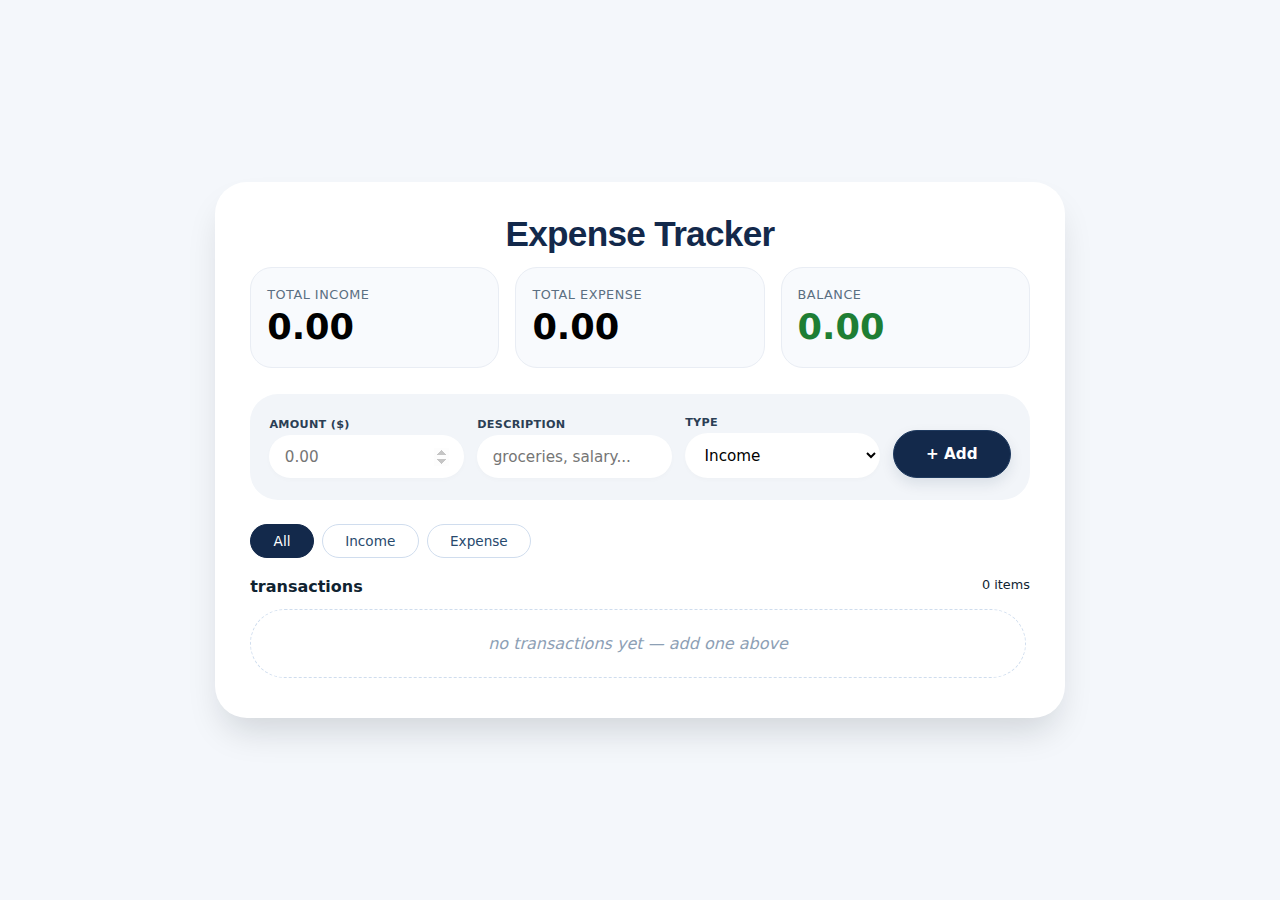
<file: Expense Tracker web/index.html>
<!DOCTYPE html>
<html lang="en">
<head>
    <meta charset="UTF-8">
    <meta name="viewport" content="width=device-width, initial-scale=1.0">
    <title>expense tracker</title>
    <link rel="stylesheet" href="style.css">
</head>
<body>
    <div class="card">
        <h1> Expense Tracker</h1>

        <div class="summary">
            <div class="stat">
                <div class="label">total income</div>
                <div class="value" id="totalIncome">0.00</div>
            </div>
            <div class="stat">
                <div class="label">total expense</div>
                <div class="value" id="totalExpense">0.00</div>
            </div>
            <div class="stat">
                <div class="label">balance</div>
                <div class="value" id="balanceValue">0.00</div>
            </div>
        </div>

        <div class="form-row">
            <div class="field">
                <label>amount ($)</label>
                <input type="number" id="amountInput" placeholder="0.00" step="0.01" min="0">
            </div>
            <div class="field">
                <label>description</label>
                <input type="text" id="descInput" placeholder="groceries, salary...">
            </div>
            <div class="field">
                <label>type</label>
                <select id="typeSelect">
                    <option value="income">Income</option>
                    <option value="expense">Expense</option>
                </select>
            </div>
            <button class="add-btn" id="addBtn">+ Add</button>
        </div>

        <div class="filter-bar">
            <button class="filter-btn active" data-filter="all">All</button>
            <button class="filter-btn" data-filter="income">Income</button>
            <button class="filter-btn" data-filter="expense">Expense</button>
        </div>

        <div class="list-title">
            <span>transactions</span>
            <span style="font-weight:400; font-size:0.8rem;" id="txCount">0 items</span>
        </div>
        <ul class="transaction-list" id="transactionList">
            <li class="empty-list">no transactions yet — add one above</li>
        </ul>
    </div>

    <script src="app.js"></script>
</body>
</html>
</file>
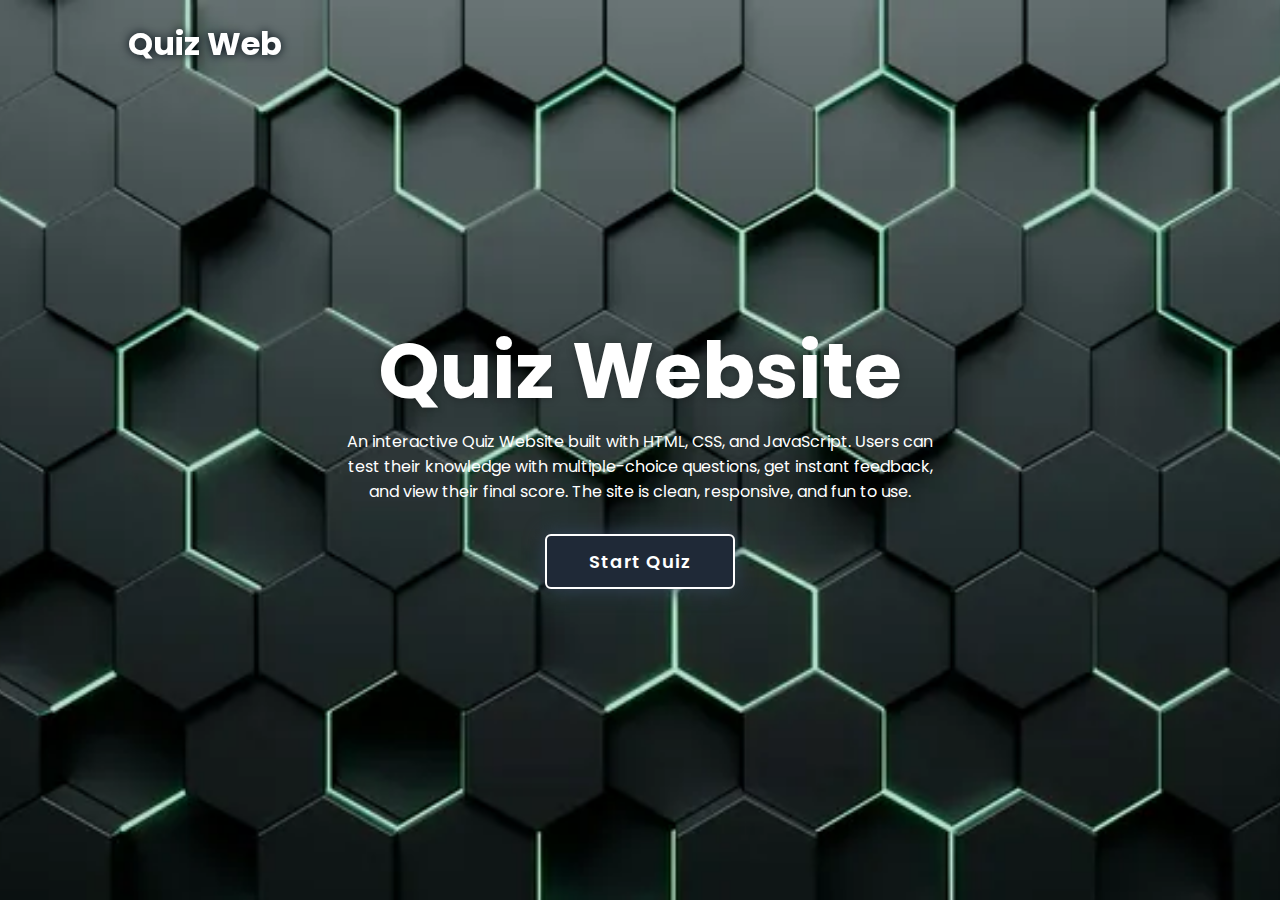
<file: Quiz Web/index.html>
<!doctype html>
<html lang="en">
    <head>
        <meta charset="UTF-8" />
        <meta name="viewport" content="width=device-width,initial-scale=1" />
        <title>Quiz Website</title>
        <link rel="stylesheet" href="style.css" />
    </head>
    <body>
        <div class="main">
            <div class="header">
                <a href="#" class="logo">Quiz Web</a>
            </div>
            <div class="container">
                <div class="quiz-section">
                    <div class="quiz-box">
                        <h1>Web Quiz</h1>
                        <div class="quiz-header">
                            <span>Quiz Website Tutorials</span>
                            <span class="header-score">Score: 0 / 5</span>
                        </div>
                        <h2 class="question-text">What does HTML stand for?</h2>
                        <div class="option-list"></div>
                        <div class="quiz-footer">
                            <span class="question-total">1 of 5 Questions</span>
                            <button class="next-btn">Next</button>
                        </div>
                    </div>
                    <div class="result-box">
                        <h2>Quiz Result</h2>
                        <div class="percentage-container">
                            <div class="circular-progress">
                                <span class="progress-value">0%</span>
                            </div>
                            <span class="score-text">Your Score 0 out of 5</span>
                        </div>
                        <div class="buttons">
                            <button class="tryagain-btn">Try Again</button>
                            <button class="goHome-btn">Go To Home</button>
                        </div>
                    </div>
                </div>
                <div class="home">
                    <div class="home-content">
                        <h1>Quiz Website</h1>
                        <p>
                            An interactive Quiz Website built with HTML, CSS, and JavaScript. Users can test their
                            knowledge with multiple-choice questions, get instant feedback, and view their final score.
                            The site is clean, responsive, and fun to use.
                        </p>
                        <button class="start-btn">Start Quiz</button>
                    </div>
                </div>
            </div>
        </div>
        <div class="popup-info">
            <h2>Quiz Guide</h2>
            <span class="info">1. Each quiz has multiple-choice questions.</span>
            <span class="info">2. Select one answer before the next question.</span>
            <span class="info">3. Once you select an answer, it can’t be changed.</span>
            <span class="info">4. Each correct answer gives you points</span>
            <span class="info">5. Your total score will be shown at the end of the quiz.</span>
            <div class="btn-group">
                <button class="info-btn exit-btn">Exit Quiz</button>
                <a href="#" class="info-btn continue-btn">Continue</a>
            </div>
        </div>
        <script src="question.js"></script>
        <script src="script.js"></script>
    </body>
</html>
</file>
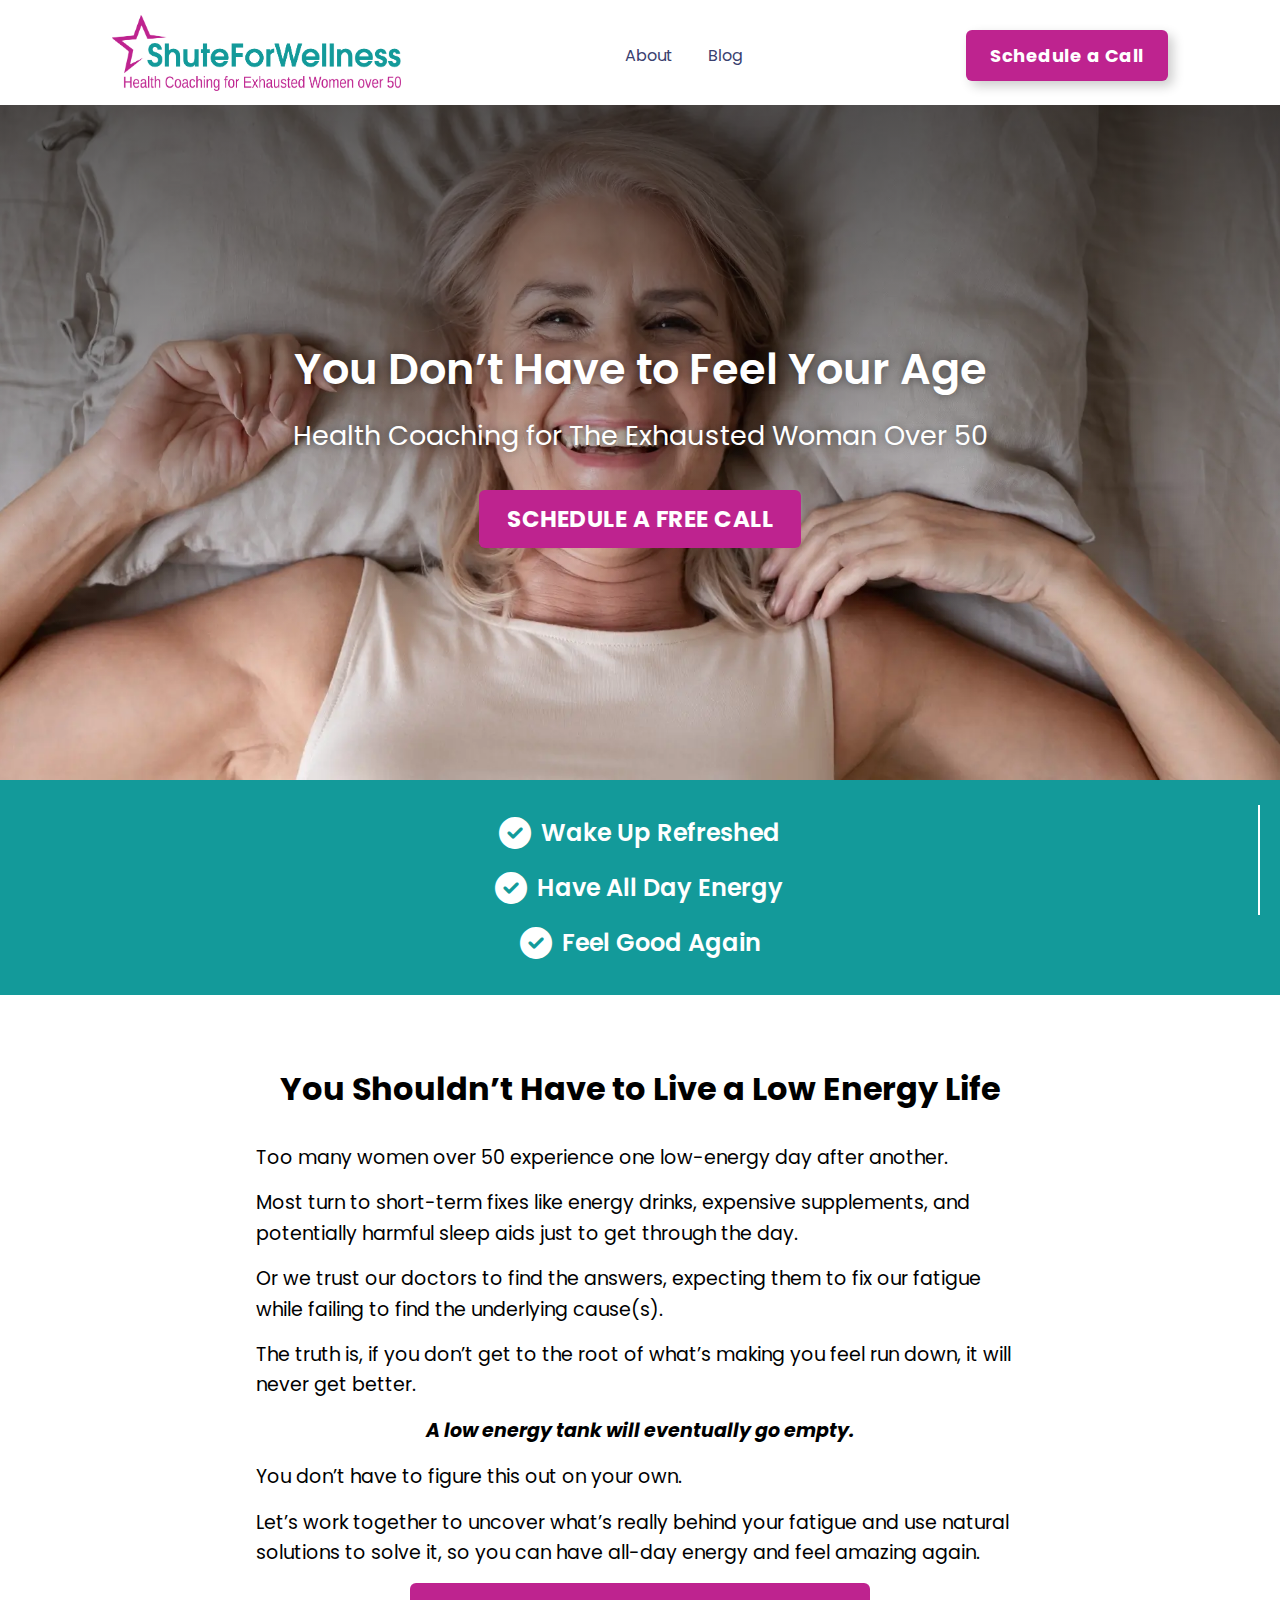
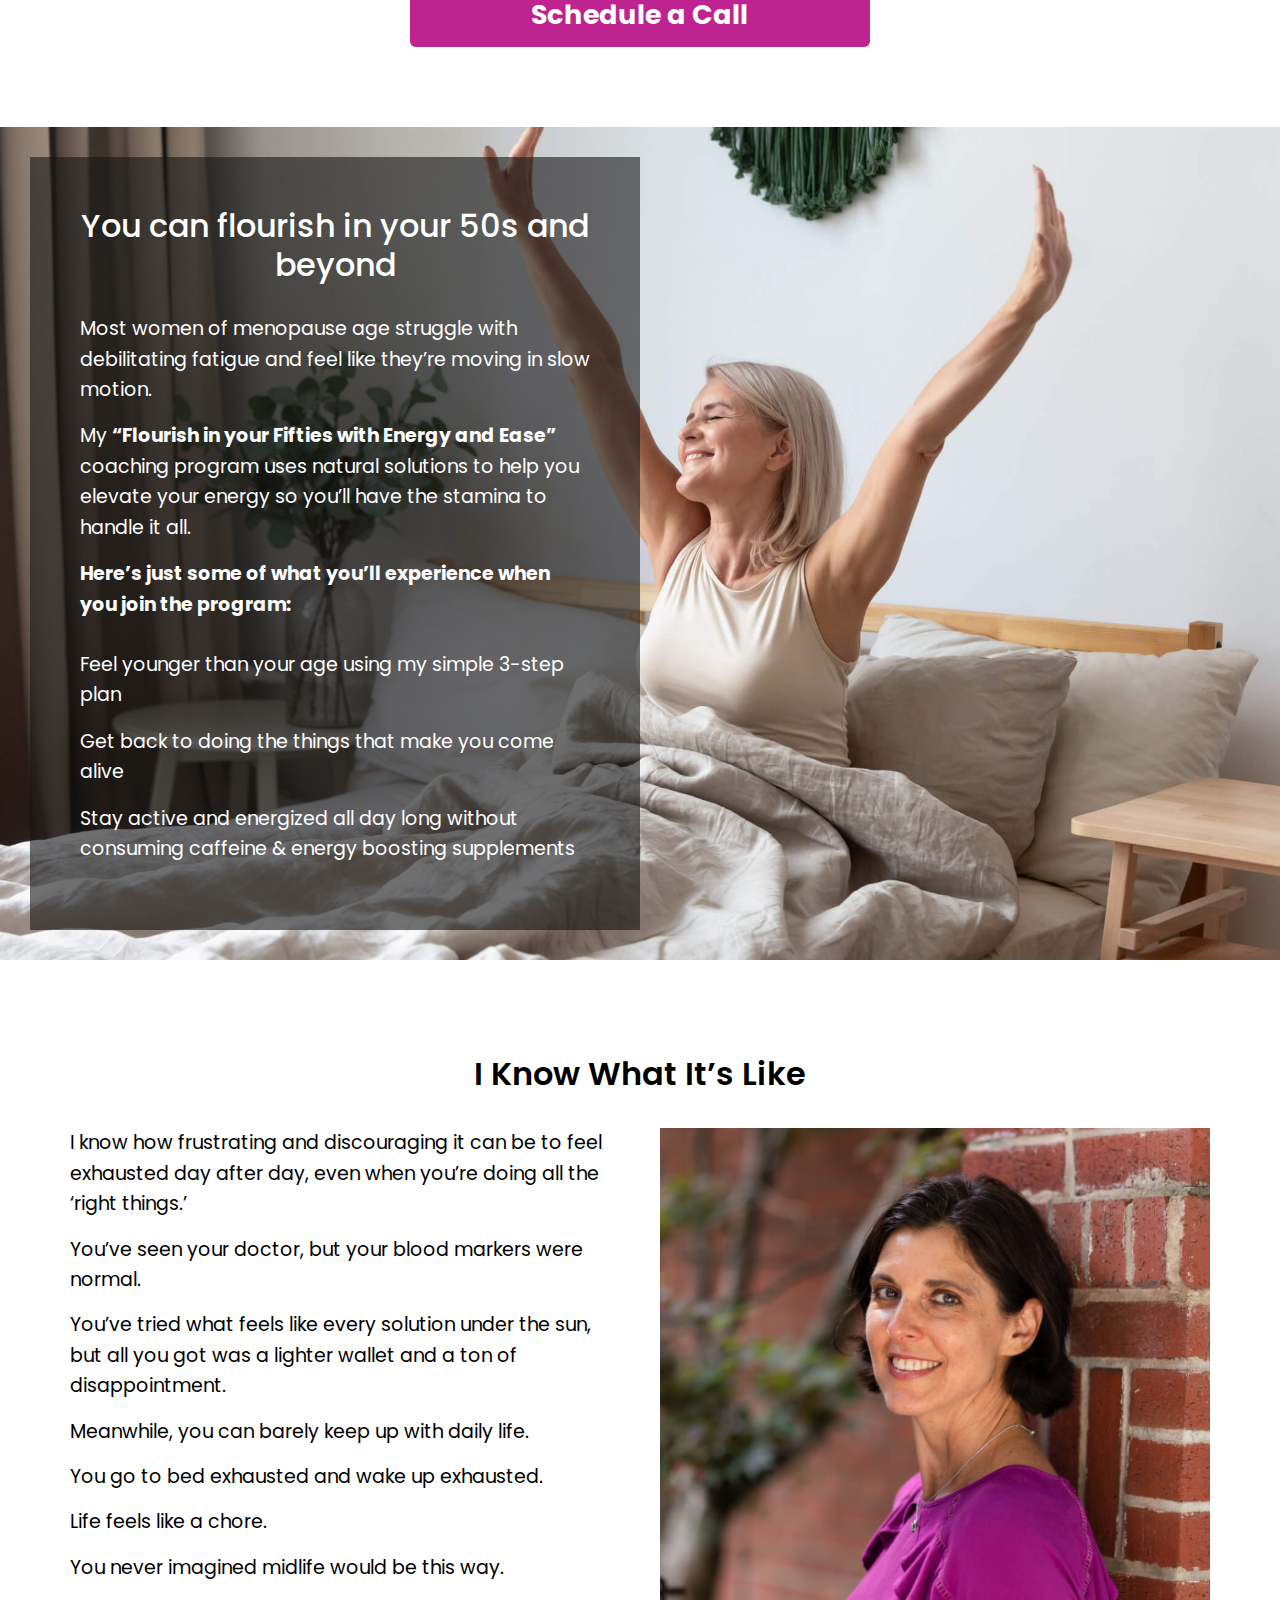
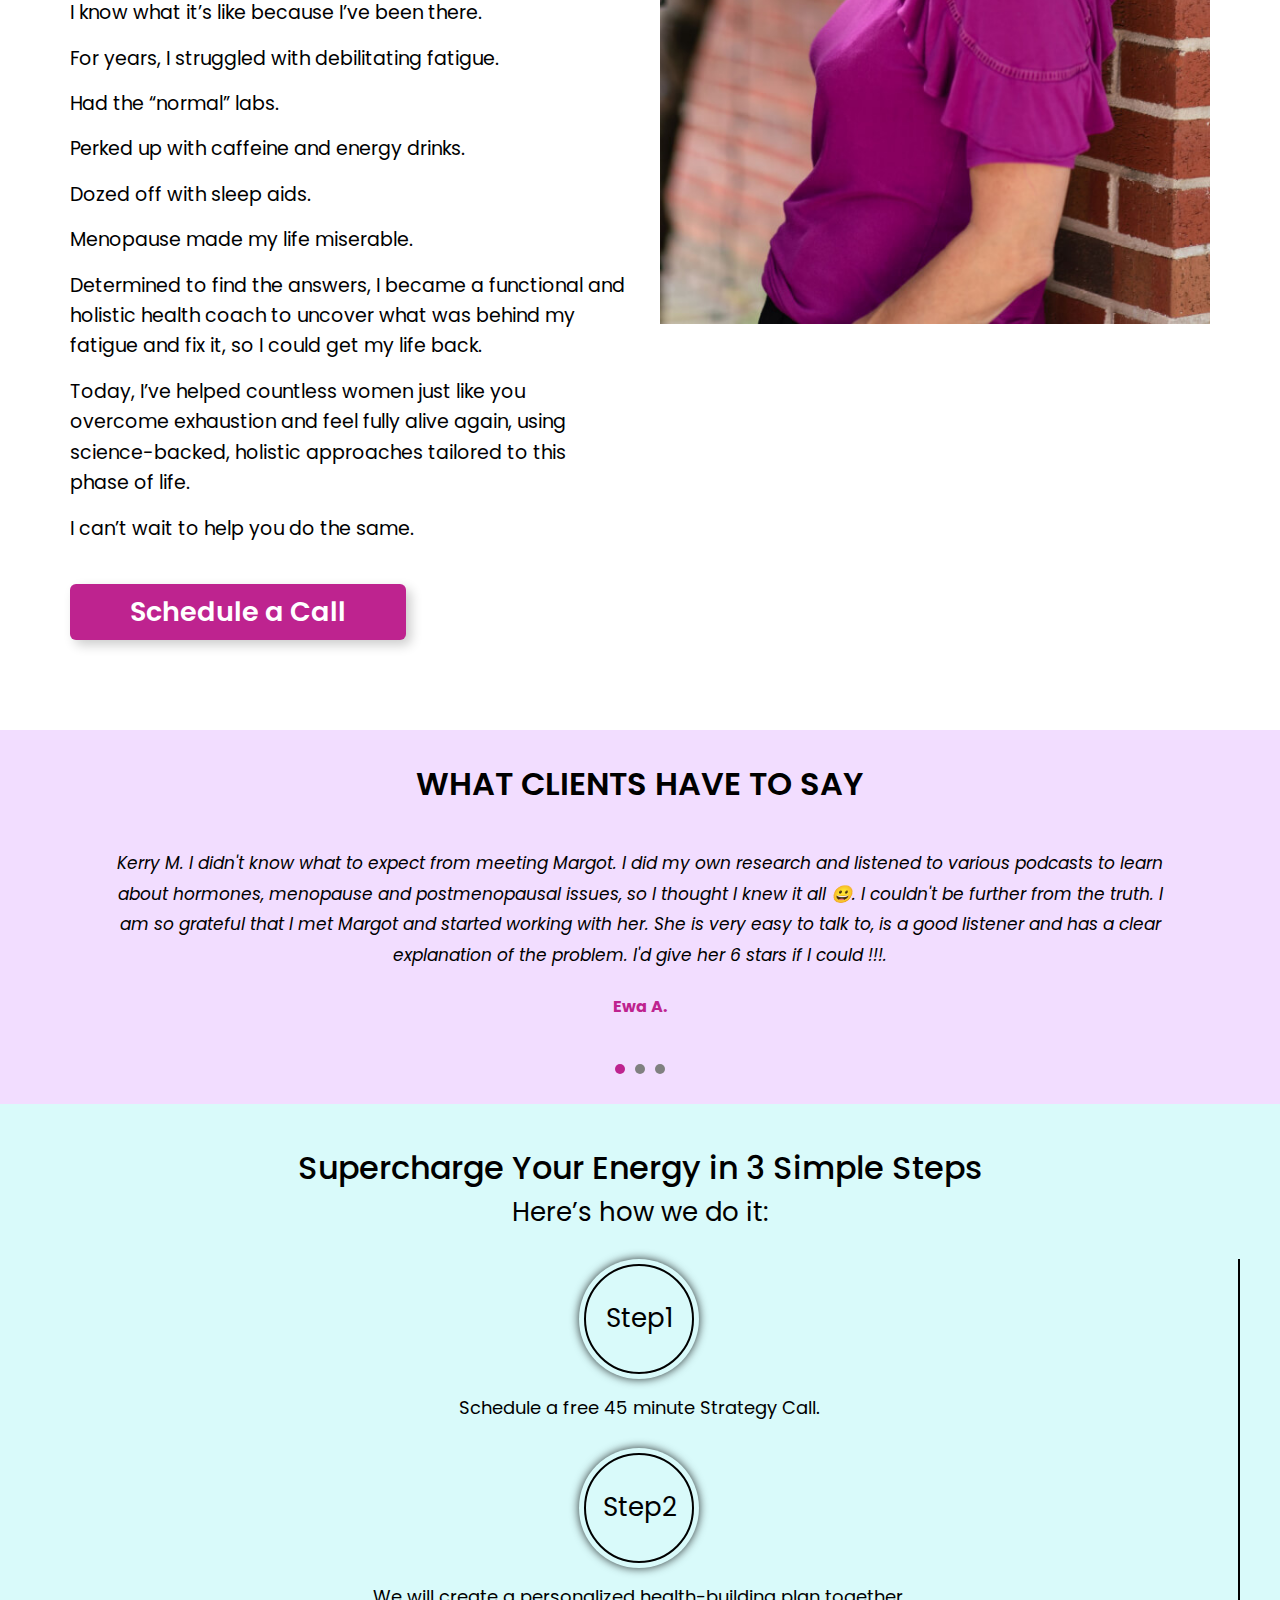
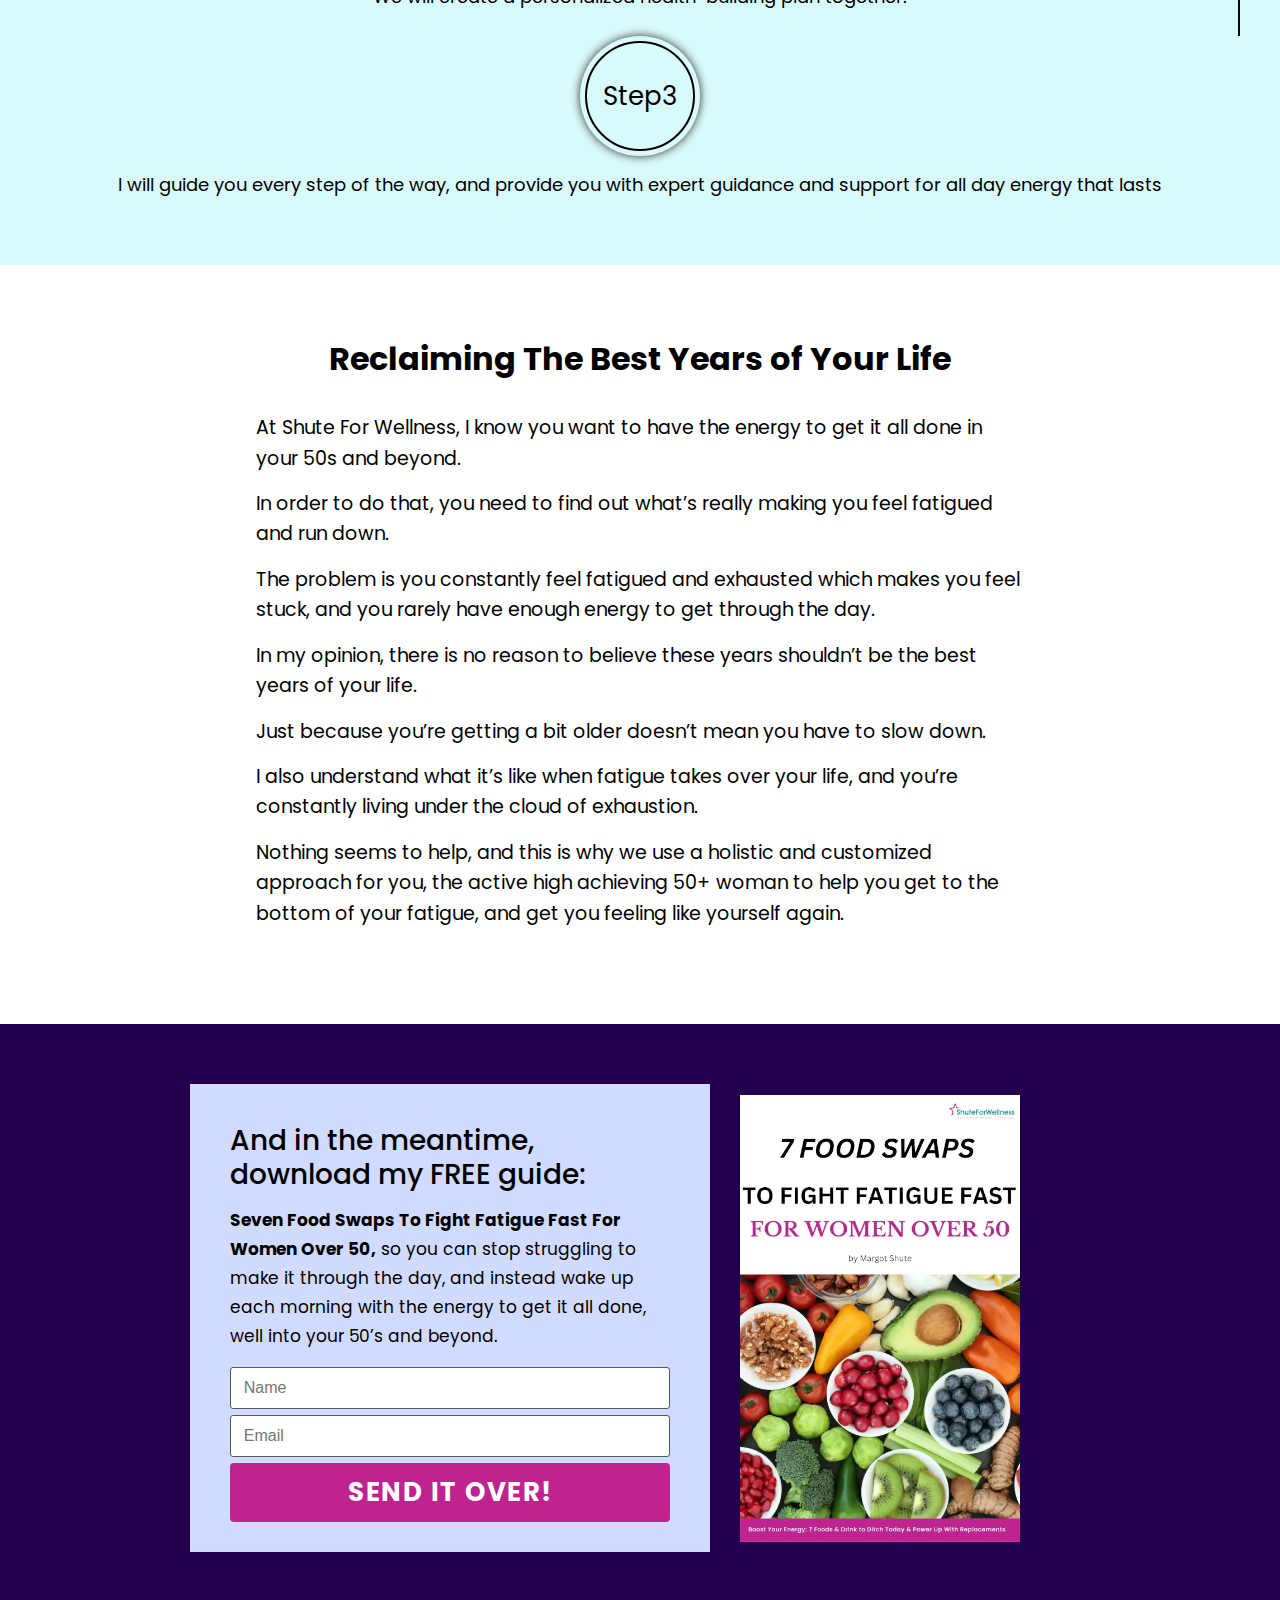
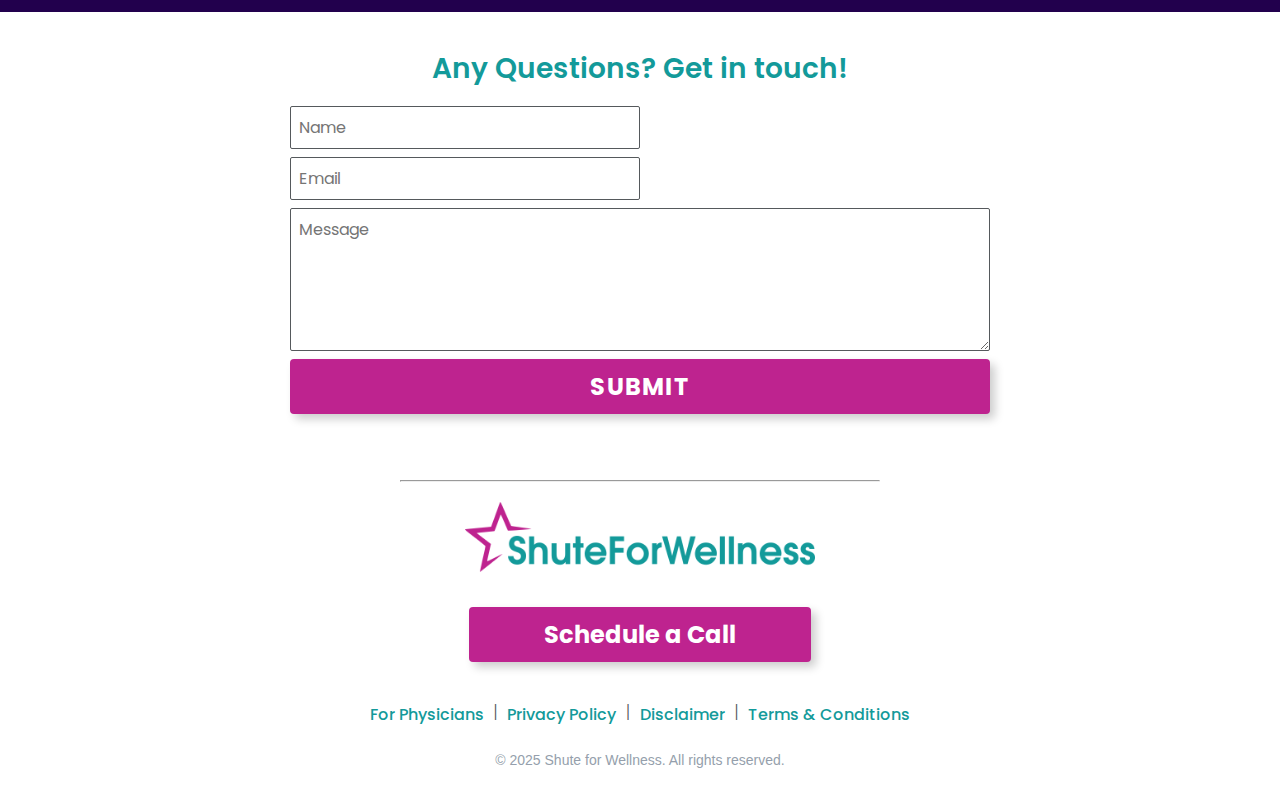
<file: shute web/index.html>
<!DOCTYPE html>
<html lang="en">

<head>
    <meta charset="UTF-8">
    <meta name="viewport" content="width=device-width, initial-scale=1.0, user-scalable=yes">
    <title>Shute for Wellness Health Coach - Reclaim Your Energy</title>
    <link rel="shortcut icon" href="./images/sfw-logo-no-tag-300x60.png" type="image/x-icon">
    <!-- Font Awesome 6 (free) -->
    <link rel="stylesheet" href="https://cdnjs.cloudflare.com/ajax/libs/font-awesome/6.0.0-beta3/css/all.min.css">
    <!-- External CSS -->
    <link rel="stylesheet" href="style.css">
</head>

<body>
    <!-- Header -->
    <header class="header">
        <a href="#">
            <img src="./images/logo.png" alt="logo" class="logo-img">
        </a>
        <div class="nav-links">
            <a href="#">About</a>
            <a href="#">Blog</a>
        </div>
        <div class="call-btn">
            <h2>Schedule a Call</h2>
        </div>
    </header>

    <!-- main Section -->
    <div class="section-1">
        <h1>You Don’t Have to Feel Your Age</h1>
        <p>Health Coaching for The Exhausted Woman Over 50</p>
        <div class="call-btn-free">
            <h2>SCHEDULE A FREE CALL</h2>
        </div>
    </div>

    <!-- section 2 -->
    <div class="container">
        <div class="same-box">
            <i class="fa-solid fa-circle-check"></i>
            <h3>Wake Up Refreshed</h3>
        </div>
        <div class="same-box">
            <i class="fa-solid fa-circle-check"></i>
            <h3>Have All Day Energy</h3>
        </div>
        <div class="same-box">
            <i class="fa-solid fa-circle-check"></i>
            <h3>Feel Good Again</h3>
        </div>
    </div>

    <!-- section 3 -->
    <div class="section-3">
        <div>
            <h2>You Shouldn’t Have to Live a Low Energy Life</h2>
            <p>Too many women over 50 experience one low-energy day after another.</p>
            <p>Most turn to short-term fixes like energy drinks, expensive supplements, and potentially harmful sleep aids just to get through the day.</p>
            <p>Or we trust our doctors to find the answers, expecting them to fix our fatigue while failing to find the underlying cause(s).</p>
            <p>The truth is, if you don’t get to the root of what’s making you feel run down, it will never get better.</p>
            <em>A low energy tank will eventually go empty.</em>
            <p style="margin-top: 15px;">You don’t have to figure this out on your own.</p>
            <p>Let’s work together to uncover what’s really behind your fatigue and use natural solutions to solve it, so you can have all-day energy and feel amazing again.</p>
            <div class="call-btns">
                <h3>Schedule a Call</h3>
            </div>
        </div>
    </div>

    <!-- section 4 -->
    <div class="section-4">
        <div class="section-box-4">
            <h2>You can flourish in your 50s and beyond</h2>
            <p>Most women of menopause age struggle with debilitating fatigue and feel like they’re moving in slow motion.</p>
            <p>My <strong>“Flourish in your Fifties with Energy and Ease”</strong> coaching program uses natural solutions to help you elevate your energy so you’ll have the stamina to handle it all.</p>
            <p style="margin-top: 16px;"><strong>Here’s just some of what you’ll experience when you join the program:</strong></p>
            <p style="margin-top: 30px;">Feel younger than your age using my simple 3-step plan</p>
            <p>Get back to doing the things that make you come alive</p>
            <p>Stay active and energized all day long without consuming caffeine & energy boosting supplements</p>
        </div>
    </div>

    <!-- section 5 -->
    <div class="section-5">
        <h2>I Know What It’s Like</h2>
        <div class="sec5-layout">
            <div class="sec5-text">
                <p>I know how frustrating and discouraging it can be to feel exhausted day after day, even when you’re doing all the ‘right things.’</p>
                <p>You’ve seen your doctor, but your blood markers were normal.</p>
                <p>You’ve tried what feels like every solution under the sun, but all you got was a lighter wallet and a ton of disappointment.</p>
                <p>Meanwhile, you can barely keep up with daily life.</p>
                <p>You go to bed exhausted and wake up exhausted.</p>
                <p>Life feels like a chore.</p>
                <p>You never imagined midlife would be this way.</p>
                <p>I know what it’s like because I’ve been there.</p>
                <p>For years, I struggled with debilitating fatigue.</p>
                <p>Had the “normal” labs.</p>
                <p>Perked up with caffeine and energy drinks.</p>
                <p>Dozed off with sleep aids.</p>
                <p>Menopause made my life miserable.</p>
                <p>Determined to find the answers, I became a functional and holistic health coach to uncover what was behind my fatigue and fix it, so I could get my life back.</p>
                <p>Today, I’ve helped countless women just like you overcome exhaustion and feel fully alive again, using science-backed, holistic approaches tailored to this phase of life.</p>
                <p>I can’t wait to help you do the same.</p>
                <div class="sec5-btn">
                    <h3>Schedule a Call</h3>
                </div>
            </div>
            <div>
                <img src="./images/margot-portrait-600.jpg" alt="Margot portrait" width="550" style="max-width:100%; height:auto; padding-left:0px;">
            </div>
        </div>
    </div>

    <!-- section 6 -->
    <div class="section-6">
        <h2>WHAT CLIENTS HAVE TO SAY</h2>
        <div class="slider-container">
            <div class="slider">
                <div class="slide">
                    <p>Kerry M. I didn't know what to expect from meeting Margot. I did my own research and listened to various podcasts to learn about hormones, menopause and postmenopausal issues, so I thought I knew it all 😀. I couldn't be further from the truth. I am so grateful that I met Margot and started working with her. She is very easy to talk to, is a good listener and has a clear explanation of the problem. I'd give her 6 stars if I could !!!.</p>
                    <h6>Ewa A.</h6>
                </div>
                <div class="slide">
                    <p>I am so very grateful for Margot at Shute for Wellness. She was very instrumental in coaching me through what blood tests I needed for my thyroid issues and helping me with the results. She has a heart of gold and goes the extra mile because she truly cares about her clients. I highly recommend her!</p>
                    <h6>Kathy H.</h6>
                </div>
                <div class="slide">
                    <p>Margot is a really amazing and knowledgeable wellness partner. i participated in a 9 week kick start during the holiday season to keep myself on track and i really learned a lot about my hormones and how food, nutrition, exercise and sleep all play a part in keeping hormones in balance after menopause. so eye opening! her information and training will help me for years to come! thank you Margot!!!!!!!</p>
                    <h6>Kerry M.</h6>
                </div>
            </div>
        </div>
        <div class="dots">
            <span class="dot active"></span>
            <span class="dot"></span>
            <span class="dot"></span>
        </div>
    </div>

    <!-- section 7 -->
    <div class="section-7">
        <h2>Supercharge Your Energy in 3 Simple Steps</h2>
        <p>Here’s how we do it:</p>
        <div class="steps-container">
            <div class="step-box">
                <div class="circle-step">
                    <div>
                        <h2>Step1</h2>
                    </div>
                </div>
                <p>Schedule a free 45 minute Strategy Call.</p>
            </div>
            <div class="step-box">
                <div class="circle-step">
                    <div>
                        <h2>Step2</h2>
                    </div>
                </div>
                <p>We will create a personalized health-building plan together.</p>
            </div>
            <div class="step-box">
                <div class="circle-step">
                    <div>
                        <h2>Step3</h2>
                    </div>
                </div>
                <p>I will guide you every step of the way, and provide you with expert guidance and support for all day energy that lasts</p>
            </div>
        </div>
    </div>

    <!-- section 8 -->
    <div class="section-3">
        <div>
            <h2>Reclaiming The Best Years of Your Life</h2>
            <p>At Shute For Wellness, I know you want to have the energy to get it all done in your 50s and beyond.</p>
            <p>In order to do that, you need to find out what’s really making you feel fatigued and run down.</p>
            <p>The problem is you constantly feel fatigued and exhausted which makes you feel stuck, and you rarely have enough energy to get through the day.</p>
            <p>In my opinion, there is no reason to believe these years shouldn’t be the best years of your life.</p>
            <p>Just because you’re getting a bit older doesn’t mean you have to slow down.</p>
            <p>I also understand what it’s like when fatigue takes over your life, and you’re constantly living under the cloud of exhaustion.</p>
            <p>Nothing seems to help, and this is why we use a holistic and customized approach for you, the active high achieving 50+ woman to help you get to the bottom of your fatigue, and get you feeling like yourself again.</p>
        </div>
    </div>

    <!-- section 9 -->
    <div class="section-9">
        <div class="section9-text">
            <h2>And in the meantime, download my FREE guide:</h2>
            <p><strong>Seven Food Swaps To Fight Fatigue Fast For Women Over 50,</strong> so you can stop struggling to make it through the day, and instead wake up each morning with the energy to get it all done, well into your 50’s and beyond.</p>
            <form>
                <input type="text" placeholder="Name">
                <input type="email" placeholder="Email" required>
                <button>SEND IT OVER!</button>
            </form>
        </div>
        <div class="section9-img">
            <img src="./images/Seven_Food_Swaps_To_Fight_Fatigue_Fast-1.webp" alt="Free Guide">
        </div>
    </div>

    <!-- section 10 -->
    <div class="section-10">
        <h2>Any Questions? Get in touch!</h2>
        <form class="contact-form">
            <div>
                <input type="text" placeholder="Name" required>
                <input type="email" placeholder="Email" required>
            </div>
            <textarea rows="5" placeholder="Message" required></textarea>
            <button class="btn-sub">SUBMIT</button>
        </form>
        <hr>
        <img src="./images/sfw-logo-no-tag.png" alt="logo" height="70px" style="margin-top: 20px; margin-bottom: 35px;">
        <button>Schedule a Call</button>
        <div class="Policy-links">
            <a href="#" class="links">For Physicians</a>
            <span> | </span>
            <a href="#" class="links"> Privacy Policy </a>
            <span> | </span>
            <a href="#" class="links"> Disclaimer </a>
            <span> | </span>
            <a href="#" class="links"> Terms & Conditions </a>
        </div>
        <p>© 2025 Shute for Wellness. All rights reserved.</p>
    </div>

    <!-- JavaScript for Slider -->
    <script>
        const slider = document.querySelector('.slider');
        const slides = document.querySelectorAll('.slide');
        const dots = document.querySelectorAll('.dot');
        let currentIndex = 0;
        
        if (slider && slides.length) {
            function updateSlider() {
                slider.style.transform = `translateX(-${currentIndex * 100}%)`;
                dots.forEach((dot, idx) => {
                    dot.classList.toggle('active', idx === currentIndex);
                });
            }
            
            dots.forEach((dot, idx) => {
                dot.addEventListener('click', () => {
                    currentIndex = idx;
                    updateSlider();
                });
            });
            
            setInterval(() => {
                currentIndex = (currentIndex + 1) % slides.length;
                updateSlider();
            }, 5000);
        }
    </script>
</body>

</html>
</file>
<file: Expense Tracker web/style.css>
* {
    margin: 0;
    padding: 0;
    box-sizing: border-box;
    font-family: 'Inter', system-ui, -apple-system, BlinkMacSystemFont, 'Segoe UI', Roboto, sans-serif;
}

body {
    background: #f4f7fb;
    display: flex;
    justify-content: center;
    align-items: center;
    min-height: 100vh;
    padding: 1rem;
}

.card {
    max-width: 780px;
    width: 100%;
    background: white;
    border-radius: 32px;
    box-shadow: 0 20px 35px -8px rgba(0, 20, 30, 0.15);
    padding: 1.5rem 1.8rem;
}

h1 {
    font-size: 1.9rem;
    font-weight: 600;
    letter-spacing: -0.02em;
    color: #13294b;
    margin-bottom: 0.8rem;
    text-align: center;
    font-family: Arial, Helvetica, sans-serif;
}

/* summary cards */
.summary {
    display: flex;
    flex-wrap: wrap;
    gap: 1rem;
    margin-bottom: 1.6rem;
}

.stat {
    background: #f8fafd;
    flex: 1 1 120px;
    padding: 1.2rem 1rem;
    border-radius: 22px;
    border: 1px solid #e9edf4;
    transition: 0.2s;
}

.stat .label {
    font-size: 0.8rem;
    text-transform: uppercase;
    letter-spacing: 0.5px;
    font-weight: 500;
    color: #5b6f82;
}

.stat .value {
    font-size: 1.9rem;
    font-weight: 600;
    line-height: 1.2;
    margin-top: 4px;
    word-break: break-word;
}

#balanceValue {
    transition: color 0.15s;
}

/* dynamic colors (positive/negative set via js) */
.positive {
    color: #1e7e34;
}

.negative {
    color: #b3261e;
}

.income-text {
    color: #1e7e34;
    font-weight: 500;
}

.expense-text {
    color: #b3261e;
    font-weight: 500;
}

/* input row */
.form-row {
    display: flex;
    flex-wrap: wrap;
    gap: 0.8rem;
    background: #f2f5f9;
    padding: 1.4rem 1.2rem;
    border-radius: 28px;
    margin-bottom: 1.5rem;
    align-items: flex-end;
}

.field {
    flex: 1 1 140px;
    min-width: 0;
}

.field label {
    display: block;
    font-size: 0.7rem;
    font-weight: 600;
    text-transform: uppercase;
    color: #2b3f55;
    margin-bottom: 4px;
    letter-spacing: 0.3px;
}

.field input,
.field select {
    width: 100%;
    padding: 0.7rem 0.9rem;
    border: none;
    border-radius: 40px;
    background: white;
    font-size: 0.95rem;
    border: 1px solid transparent;
    box-shadow: 0 2px 5px rgba(0, 0, 0, 0.02);
    transition: 0.15s;
}

.field input:focus,
.field select:focus {
    outline: none;
    border-color: #8da9c9;
    box-shadow: 0 4px 10px rgba(55, 94, 148, 0.1);
}

.field input[type="number"] {
    -moz-appearance: textfield;
}

.field input[type="number"]::-webkit-inner-spin-button {
    opacity: 0.5;
}

.add-btn {
    background: #13294b;
    color: white;
    border: none;
    border-radius: 40px;
    padding: 0.7rem 2rem;
    font-weight: 600;
    font-size: 0.95rem;
    cursor: pointer;
    white-space: nowrap;
    height: 48px;
    box-shadow: 0 6px 14px rgba(0, 35, 70, 0.1);
    transition: all 0.15s;
    border: 1px solid #1f3a5f;
    flex: 0 0 auto;
}

.add-btn:hover {
    background: #1f3f68;
}

/* filter tabs */
.filter-bar {
    display: flex;
    gap: 0.5rem;
    margin-bottom: 1.2rem;
    flex-wrap: wrap;
}

.filter-btn {
    background: none;
    border: 1px solid #d0ddee;
    padding: 0.5rem 1.4rem;
    border-radius: 40px;
    font-size: 0.85rem;
    font-weight: 500;
    color: #27496d;
    cursor: pointer;
    transition: 0.1s;
    flex: 0 1 auto;
}

.filter-btn.active {
    background: #13294b;
    border-color: #13294b;
    color: white;
}

/* transaction list */
.list-title {
    display: flex;
    justify-content: space-between;
    margin: 1rem 0 0.8rem;
    font-weight: 600;
    color: #102331;
    flex-wrap: wrap;
    gap: 0.5rem;
}

.transaction-list {
    list-style: none;
    margin-bottom: 0.5rem;
    max-height: 360px;
    overflow-y: auto;
    padding-right: 4px;
}

.transaction-item {
    background: white;
    border: 1px solid #e7ecf5;
    border-radius: 50px;
    padding: 0.65rem 1rem 0.65rem 1.3rem;
    margin-bottom: 0.6rem;
    display: flex;
    align-items: center;
    justify-content: space-between;
    transition: 0.15s;
    box-shadow: 0 2px 5px #eef3fa;
    gap: 0.5rem;
}

.transaction-item:hover {
    border-color: #b7c9e2;
    background: #fdfdfd;
}

.tx-left {
    display: flex;
    align-items: center;
    gap: 0.8rem;
    flex-wrap: wrap;
    flex: 1 1 auto;
}

.tx-type-badge {
    font-size: 0.7rem;
    font-weight: 600;
    padding: 0.2rem 0.8rem;
    border-radius: 100px;
    background: #ecf2fa;
    color: #27496d;
    min-width: 64px;
    text-align: center;
    white-space: nowrap;
}

.tx-desc {
    font-weight: 500;
    color: #132130;
    word-break: break-word;
    flex: 1 1 auto;
}

.tx-amount {
    font-weight: 600;
    margin-right: 0.8rem;
    white-space: nowrap;
}

.income-amount {
    color: #1e7e34;
}

.expense-amount {
    color: #b3261e;
}

.delete-btn {
    background: none;
    border: none;
    font-size: 1.2rem;
    cursor: pointer;
    color: #a0b4cc;
    padding: 0 4px;
    transition: 0.1s;
    line-height: 1;
    flex: 0 0 auto;
}

.delete-btn:hover {
    color: #b3261e;
    transform: scale(1.2);
}

.empty-list {
    text-align: center;
    color: #8da0b5;
    padding: 1.5rem 0;
    font-style: italic;
    border: 1px dashed #cfddee;
    border-radius: 50px;
}

/* ========== RESPONSIVE DESIGN ========== */

/* Tablet (768px and below) */
@media screen and (max-width: 768px) {
    body {
        padding: 0.8rem;
    }
    
    .card {
        padding: 1.2rem 1.2rem;
        border-radius: 24px;
    }
    
    h1 {
        font-size: 1.7rem;
        margin-bottom: 0.6rem;
    }
    
    .summary {
        gap: 0.8rem;
    }
    
    .stat {
        padding: 1rem 0.8rem;
    }
    
    .stat .value {
        font-size: 1.6rem;
    }
    
    .form-row {
        padding: 1.2rem 1rem;
        gap: 0.7rem;
    }
    
    .field {
        flex: 1 1 130px;
    }
    
    .add-btn {
        padding: 0.7rem 1.5rem;
        height: 44px;
        font-size: 0.9rem;
    }
}

@media screen and (max-width: 480px) {
    body {
        padding: 0rem;
    }
    
    .card {
        height: auto;
        padding: 2rem 0.8rem;
        border-radius: 0px;
    }
    
    h1 {
        font-size: 1.5rem;
        margin-bottom: 1rem;
    }
    
    .summary {
        flex-direction: column;
        gap: 0.6rem;
    }
    
    .stat {
        width: 100%;
        padding: 0.8rem 1rem;
        display: flex;
        flex: 1 1 60px;
        justify-content: space-between;
        align-items: center;
    }
    
    .stat .label {
        font-size: 0.75rem;
    }
    
    .stat .value {
        font-size: 1.3rem;
        margin-top: 0;
    }
    
    .form-row {
        flex-direction: column;
        padding: 1rem 0.8rem;
        gap: 0.8rem;
        border-radius: 20px;
    }
    
    .field {
        width: 100%;
        flex: auto;
    }
    
    .field label {
        font-size: 0.65rem;
        margin-bottom: 2px;
    }
    
    .field input,
    .field select {
        padding: 0.8rem 1rem;
        font-size: 1rem;
    }
    
    .add-btn {
        width: 100%;
        height: 48px;
        font-size: 1rem;
        padding: 0.8rem;
        margin-top: 0.3rem;
    }
    
    .filter-bar {
        justify-content: center;
    }
    
    .filter-btn {
        flex: 1 1 auto;
        text-align: center;
        padding: 0.5rem 0.8rem;
        font-size: 0.8rem;
    }
    
    .list-title {
        font-size: 0.9rem;
    }
    
    .transaction-item {
        padding: 0.7rem 0.8rem;
        border-radius: 40px;
        flex-wrap: wrap;
    }
    
    .tx-left {
        gap: 0.5rem;
        width: 100%;
    }
    
    .tx-type-badge {
        min-width: 55px;
        font-size: 0.65rem;
        padding: 0.15rem 0.5rem;
    }
    
    .tx-desc {
        font-size: 0.9rem;
    }
    
    .tx-amount {
        font-size: 0.95rem;
        margin-left: auto;
        margin-right: 0.3rem;
    }
    
    .delete-btn {
        font-size: 1.3rem;
    }
    
    .empty-list {
        padding: 1.2rem 0;
        font-size: 0.9rem;
        border-radius: 40px;
    }
}

/* Mobile Small (360px and below) */
@media screen and (max-width: 360px) {
    .card {
        padding: 0.8rem 0.6rem;
    }
    
    h1 {
        font-size: 1.3rem;
    }
    
    .stat {
        padding: 0.6rem 0.8rem;
    }
    
    .stat .label {
        font-size: 0.7rem;
    }
    
    .stat .value {
        font-size: 1.1rem;
    }
    
    .tx-left {
        flex-direction: column;
        align-items: flex-start;
        gap: 0.3rem;
    }
    
    .tx-type-badge {
        align-self: flex-start;
    }
    
    .tx-amount {
        margin-left: 0;
    }
    
    .filter-btn {
        font-size: 0.75rem;
        padding: 0.4rem 0.6rem;
    }
}

/* Landscape mode for mobile */
@media screen and (max-height: 500px) and (orientation: landscape) {
    body {
        padding: 0.5rem;
        min-height: auto;
    }
    
    .card {
        max-width: 600px;
    }
    
    .transaction-list {
        max-height: 200px;
    }
    
    .summary {
        flex-direction: row;
    }
    
    .stat {
        padding: 0.6rem;
    }
    
    .stat .value {
        font-size: 1.2rem;
    }
}

/* Touch-friendly improvements for mobile */
@media (hover: none) and (pointer: coarse) {
    .add-btn,
    .filter-btn,
    .delete-btn,
    .transaction-item {
        cursor: default;
    }
    
    .add-btn:hover,
    .filter-btn:hover,
    .delete-btn:hover {
        transform: none;
    }
    
    .add-btn:active {
        background: #1f3f68;
        transform: scale(0.98);
    }
    
    .filter-btn:active {
        background: #13294b;
        color: white;
    }
    
    .delete-btn:active {
        color: #b3261e;
        transform: scale(1.1);
    }
    
    input, select, button {
        font-size: 16px !important; /* Prevents zoom on focus in iOS */
    }
}

/* High-resolution displays */
@media screen and (min-width: 1200px) {
    .card {
        max-width: 850px;
        padding: 2rem 2.2rem;
    }
    
    h1 {
        font-size: 2.2rem;
    }
    
    .stat .value {
        font-size: 2.2rem;
    }
}

/* Dark mode support (optional) */
@media (prefers-color-scheme: dark) {
    body {
        background: #1a1f2c;
    }
    
    .card {
        background: #2a2f3c;
        box-shadow: 0 20px 35px -8px rgba(0, 0, 0, 0.5);
    }
    
    h1 {
        color: #e1e9f5;
    }
    
    .stat {
        background: #353b48;
        border-color: #4a5162;
    }
    
    .stat .label {
        color: #b0c4de;
    }
    
    .stat .value {
        color: #e1e9f5;
    }
    
    .form-row {
        background: #353b48;
    }
    
    .field label {
        color: #b0c4de;
    }
    
    .field input,
    .field select {
        background: #4a5162;
        color: #e1e9f5;
    }
    
    .transaction-item {
        background: #353b48;
        border-color: #4a5162;
        box-shadow: 0 2px 5px rgba(0, 0, 0, 0.3);
    }
    
    .tx-desc {
        color: #e1e9f5;
    }
    
    .empty-list {
        color: #b0c4de;
        border-color: #4a5162;
    }
    
    .filter-btn {
        color: #b0c4de;
        border-color: #4a5162;
    }
    
    .filter-btn.active {
        background: #4a6fa5;
        border-color: #5d8bc9;
        color: white;
    }
}

/* Print styles */
@media print {
    body {
        background: white;
        padding: 0;
    }
    
    .card {
        box-shadow: none;
        border: 1px solid #ccc;
    }
    
    .add-btn,
    .delete-btn,
    .filter-bar {
        display: none;
    }
    
    .transaction-list {
        max-height: none;
        overflow: visible;
    }
}
</file>
<file: Quiz Web/style.css>
@import url(https://fonts.googleapis.com/css2?family=Poppins:ital,wght@0,100;0,200;0,300;0,400;0,500;0,600;0,700;0,800;0,900;1,100;1,200;1,300;1,400;1,500;1,600;1,700;1,800;1,900&display=swap);

.logo,
.navbar>a,
body {
    color: #fff;
}

.container,
.home,
.main {
    height: 100vh;
}

.container,
.header,
.home {
    display: flex;
}

.logo,
.navbar>a {
    text-decoration: none;
}

* {
    margin: 0;
    padding: 0;
    box-sizing: border-box;
    font-family: Poppins, sans-serif;
}

body {
    background: #010a13;
    overflow: hidden;
}

.main {
    background: url("./images/3d.webp") center/cover no-repeat;
    pointer-events: auto;
    transition: 0.3s;
}

.main.active {
    filter: blur(15px);
    pointer-events: none;
}

.header {
    width: 100%;
    padding: 20px 10%;
    background-color: transparent;
    justify-content: space-between;
    align-items: center;
    position: fixed;
    top: 0;
    left: 0;
    z-index: 100;
}

.logo {
    font-size: 32px;
    font-weight: 700;
    filter: drop-shadow(0 0 5px #010a13);
}

.container {
    width: 200%;
}

.home {
    position: relative;
    left: -50%;
    width: 100%;
    justify-content: center;
    align-items: center;
}

.home-content {
    max-width: 600px;
    display: flex;
    align-items: center;
    flex-direction: column;
}

.home-content>h1 {
    font-size: 78px;
    font-weight: 700;
    text-shadow: 0 0 10px rgba(0, 0, 0, 0.3);
}

.home-content>p {
    text-align: center;
    font-size: 16px;
    text-shadow: rgba(0, 0, 0, 0.3);
    margin-bottom: 30px;
}

.home-content>.start-btn {
    width: 190px;
    height: 55px;
    background-color: hsl(215, 28%, 17%);
    outline: 0;
    border: 2px solid #fff;
    border-radius: 6px;
    box-shadow: 0 0 20px hsl(215, 28%, 27%);
    font-size: 18px;
    color: #fff;
    letter-spacing: 1px;
    font-weight: 600;
    cursor: pointer;
    transition: 0.5s;
}

.home-content>.start-btn:hover {
    background-color: hsl(215, 28%, 27%);
    box-shadow: none;
}

.popup-info {
    position: absolute;
    top: 50%;
    left: 50%;
    transform: translate(-50%, -50%) scale(0.9);
    width: 500px;
    background: #fff;
    border-radius: 6px;
    padding: 10px 25px;
    opacity: 0;
    pointer-events: none;
    transition: 0.3s;
}

.popup-info.active {
    opacity: 1;
    pointer-events: auto;
    transform: translate(-50%, -50%) scale(1);
}

.popup-info>h2 {
    font-size: 50px;
    color: #213753;
}

.popup-info>.info {
    display: inline-block;
    font-size: 16px;
    color: #333;
    font-weight: 500;
    margin: 4px 0;
}

.popup-info>.btn-group {
    display: flex;
    justify-content: space-between;
    align-items: center;
    border-top: 1px solid #999;
    margin-top: 10px;
    padding: 15px 0 7px;
}

.popup-info>.btn-group>.info-btn {
    display: inline-flex;
    justify-content: center;
    align-items: center;
    width: 130px;
    height: 45px;
    background: #213753;
    border: 2px solid #213753;
    outline: 0;
    border-radius: 6px;
    text-decoration: none;
    color: #fff;
    font-size: 16px;
    font-weight: 600;
    box-shadow: 0 0 10px rgba(0, 0, 0, 0.3);
    cursor: pointer;
    transition: 0.5s;
}

.buttons>button:nth-child(2),
.popup-info>.btn-group>.info-btn:first-child {
    background: 0 0;
    color: #213753;
}

.popup-info>.btn-group>.info-btn:first-child:hover {
    background: #213753;
    color: #fff;
}

.popup-info>.btn-group>.info-btn:nth-child(2):hover {
    background: hsl(215, 28%, 17%);
    color: #fff;
}

.quiz-section {
    position: relative;
    left: -50%;
    width: 100%;
    background-color: #010a13;
    display: flex;
    justify-content: center;
    align-items: center;
    transition: 0.8s ease-in-out 0.25s;
    z-index: 100;
}

.quiz-section.active {
    left: 0;
}

.quiz-section>.quiz-box {
    position: relative;
    width: 500px;
    background: 0 0;
    border: 2px solid #ccc;
    border-radius: 6px;
    padding: 20px 30px;
    display: flex;
    flex-direction: column;
    opacity: 0;
    pointer-events: none;
    transform: scale(0.9);
    transition: 0.3s;
}

.quiz-section>.quiz-box.active {
    opacity: 1;
    pointer-events: auto;
    transform: scale(1);
    transition: 1s 1s;
}

.quiz-box>h1 {
    font-size: 32px;
    text-align: center;
    background: linear-gradient(45deg, transparent, #2c4669, transparent);
    border-radius: 6px;
}

.quiz-header {
    display: flex;
    justify-content: space-between;
    align-items: center;
    padding: 20px 0;
    border-bottom: 2px solid #2c4669;
    margin-bottom: 20px;
}

.quiz-header>span {
    font-size: 18px;
    font-weight: 500;
}

.quiz-header>.header-score {
    background: #2c4669;
    border-radius: 3px;
    padding: 7px;
}

.quiz-box>.question-text {
    font-size: 24px;
    font-weight: 600;
}

.option-list>.option {
    width: 100%;
    padding: 12px;
    background: 0 0;
    border: 2px solid rgba(255, 255, 255, 0.2);
    border-radius: 4px;
    font-size: 17px;
    margin: 15px 0;
    cursor: pointer;
    transition: 0.3s;
}

.buttons>button,
.quiz-footer>.next-btn {
    outline: 0;
    font-weight: 600;
    cursor: pointer;
    transition: 0.5s;
}

.option-list>.option:hover {
    background: rgba(255, 255, 255, 0.1);
    border-color: rgba(255, 255, 255, 0.1);
}

.option-list>.option.correct {
    background: #09001d;
    color: #00a63d;
    border-color: #00a63d;
}

.option-list>.option.incorrect {
    background: #09001d;
    color: #a60045;
    border-color: #a60045;
}

.option-list>.option.disabled {
    pointer-events: none;
}

.quiz-box>.quiz-footer {
    display: flex;
    justify-content: space-between;
    align-items: center;
    border-top: 2px solid #213753;
    padding-top: 20px;
    margin-top: 20px;
}

.quiz-footer>.question-total {
    font-size: 16px;
    font-weight: 600;
}

.quiz-footer>.next-btn {
    width: 100px;
    height: 45px;
    background: rgba(255, 255, 255, 0.1);
    border: 2px solid rgba(255, 255, 255, 0.1);
    border-radius: 6px;
    font-size: 16px;
    color: rgba(255, 255, 255, 0.3);
    pointer-events: none;
}

.quiz-footer>.next-btn.active {
    pointer-events: auto;
    background: #213753;
    border-color: #2c4669;
    color: #fff;
}

.buttons>button:first-child:hover,
.quiz-footer .next-btn.active:hover {
    background: #2c4669;
    border-color: #2c4669;
}

.quiz-section>.result-box {
    position: absolute;
    top: 50%;
    left: 50%;
    transform: translate(-50%, -50%) scale(0.9);
    width: 500px;
    background: 0 0;
    border: 2px solid #2c4669;
    border-radius: 6px;
    padding: 20px;
    display: flex;
    flex-direction: column;
    align-items: center;
    opacity: 0;
    pointer-events: none;
    transition: 0.3s;
}

.quiz-section>.result-box.active {
    opacity: 1;
    pointer-events: auto;
    transform: translate(-50%, -50%) scale(0.9);
}

.result-box>h2 {
    font-size: 52px;
}

.result-box>.percentage-container {
    width: 300px;
    display: flex;
    flex-direction: column;
    align-items: center;
    margin: 20px 0 40px;
}

.percentage-container>.circular-progress {
    position: relative;
    width: 250px;
    height: 250px;
    border-radius: 50%;
    background: conic-gradient(#2c4669 3.6deg, rgba(255, 255, 255, 0.1) 0deg);
    display: flex;
    justify-content: center;
    align-items: center;
}

.percentage-container>.circular-progress::before {
    content: "";
    position: absolute;
    width: 210px;
    height: 210px;
    background: #010a13;
    border-radius: 50%;
}

.circular-progress>.progress-value {
    position: relative;
    font-size: 45px;
    font-weight: 600;
}

.percentage-container>.score-text {
    font-size: 26px;
    font-weight: 600;
    margin-top: 20px;
}

.buttons {
    display: flex;
}

.buttons>button {
    width: 130px;
    height: 47px;
    background: #2c4669;
    border: 2px solid #2c4669;
    border-radius: 6px;
    font-size: 16px;
    color: #fff;
    margin: 0 20px 20px;
}

.buttons>button:nth-child(2):hover {
    background: 0 0;
    color: #fff;
}

@media (max-width: 768px) {

    body {
        overflow: auto;
    }

    .header {
        padding: 15px 5%;
    }

    .logo {
        font-size: 22px;
    }

    .home-content h1 {
        font-size: 40px;
        text-align: center;
    }

    .home-content p {
        font-size: 14px;
        padding: 0 15px;
    }

    .home-content .start-btn {
        width: 160px;
        height: 45px;
        font-size: 16px;
    }

    .popup-info {
        width: 90%;
        padding: 15px;
    }

    .popup-info h2 {
        font-size: 28px;
        text-align: center;
    }

    .quiz-section .quiz-box,
    .quiz-section .result-box {
        width: 90%;
        padding: 20px;
    }

    .quiz-box h1 {
        font-size: 22px;
    }

    .quiz-box .question-text {
        font-size: 18px;
    }

    .option-list .option {
        font-size: 14px;
        padding: 10px;
    }

    .quiz-footer .next-btn {
        width: 80px;
        height: 40px;
        font-size: 14px;
    }

    .result-box h2 {
        font-size: 28px;
        text-align: center;
    }

    .percentage-container {
        width: 100%;
    }

    .percentage-container .circular-progress {
        width: 180px;
        height: 180px;
    }

    .percentage-container .circular-progress::before {
        width: 150px;
        height: 150px;
    }

    .circular-progress .progress-value {
        font-size: 30px;
    }

    .percentage-container .score-text {
        font-size: 18px;
        text-align: center;
    }

    .buttons {
        flex-direction: column;
        align-items: center;
    }

    .buttons button {
        width: 160px;
        margin: 10px 0;
    }
}


@media (max-width: 480px) {

    .home-content h1 {
        font-size: 32px;
    }

    .quiz-box .question-text {
        font-size: 16px;
    }

    .option-list .option {
        font-size: 13px;
    }

    .popup-info h2 {
        font-size: 22px;
    } 
    .quiz-header>span {
    font-size: 14px;
    font-weight: 500;
}
}
</file>
<file: shute web/style.css>
@import url('https://fonts.googleapis.com/css2?family=Poppins:ital,wght@0,100;0,200;0,300;0,400;0,500;0,600;0,700;0,800;0,900;1,100;1,200;1,300;1,400;1,500;1,600;1,700;1,800;1,900&display=swap');

* {
    padding: 0;
    margin: 0;
    box-sizing: border-box;
}

body {
    overflow-x: hidden;
}

/* ========== HEADER ========== */
.header {
    display: flex;
    padding-top: 15px;
    padding-bottom: 10px;
    align-items: center;
    justify-content: space-around;
}

.logo-img {
    height: 76px;
    width: 100%;
}

.call-btn {
    background-color: #BE238F;
    padding: 12px 24px;
    border-radius: 6px;
    box-shadow: 5px 5px 12px rgba(0, 0, 0, .2);
    cursor: pointer;
    transition: transform .5s ease-in-out;
}

.call-btn:hover {
    transform: scale(90%);
}

.call-btn h2 {
    font-family: "Poppins", sans-serif;
    font-weight: 700;
    font-size: 18px;
    color: #fff;
    letter-spacing: .5px;
}

.nav-links {
    display: flex;
    gap: 35px;
}

.nav-links a {
    text-decoration: none;
    font-family: "Poppins", Sans-serif;
    font-size: 16px;
    font-weight: 400;
    color: #3a4170;
    transition: color .3s ease-in-out;
}

.nav-links a:hover {
    color: #BE238F;
}

/* ========== SECTION 1 ========== */
.section-1 {
    height: 75vh;
    display: flex;
    flex-direction: column;
    justify-content: center;
    align-items: center;
    background-image: linear-gradient(to bottom, rgba(12, 12, 12, 0.6) 0, rgba(0, 0, 0, 0) 60vh), url('./images/woman-happy.webp');
    background-size: cover;
    background-repeat: no-repeat;
    background-position: center;
}

.section-1 h1 {
    font-family: "Poppins", Sans-serif;
    font-size: 43px;
    text-shadow: 0 0 10px rgb(0 0 0 / .44);
    color: #fff;
    font-weight: 600;
    margin-bottom: 1.2rem;
    text-align: center;
    padding: 0 20px;
}

.section-1 p {
    font-family: "Poppins", Sans-serif;
    font-size: 27px;
    line-height: 1.2em;
    text-shadow: 0 0 8px rgb(0 0 0 / .52);
    color: #FFF;
    margin-bottom: 1.2rem;
    text-align: center;
    padding: 0 16px;
}

.call-btn-free {
    background-color: #BE238F;
    padding: 12px 28px;
    border-radius: 6px;
    color: #fff;
    border: none;
    margin-top: 1.2rem;
    transition: transform .5s ease-in-out, background-color .5s ease-in-out, color .3s ease-in-out;
    cursor: pointer;
}

.call-btn-free h2 {
    font-family: "Poppins", Sans-serif;
    font-weight: 700;
    font-size: 23px;
    letter-spacing: .5px;
}

.call-btn-free:hover {
    transform: scale(90%);
    background-color: #fff;
    color: #BE238F;
}

/* ========== SECTION 2 ========== */
.container {
    background-color: #139A9A;
    padding: 25px 20px;
    display: flex;
    flex-wrap: wrap;
}

.same-box {
    width: 100%;
    text-align: center;
    padding: 10px;
    color: #fff;
    border-right: 2px solid #fff;
    display: flex;
    gap: 10px;
    align-items: center;
    justify-content: center;
}

.same-box i {
    font-size: 2rem;
}

.same-box:last-child {
    border-right: none;
}

.same-box h3 {
    font-size: 1.5rem;
    font-family: "Poppins", Sans-serif;
    font-weight: 600;
}

/* ========== SECTION 3 ========== */
.section-3 {
    display: flex;
    justify-content: center;
    align-items: center;
    padding: 70px 0px 80px 0px;
}

.section-3 div {
    width: 60%;
    text-align: center;
}

.section-3 h2 {
    font-family: "Poppins", Sans-serif;
    font-size: 2rem;
    color: #000;
    padding-bottom: 30px;
}

.section-3 p {
    text-align: left;
    font-family: "Poppins", Sans-serif;
    font-size: 19px;
    font-weight: 400;
    line-height: 1.6em;
    color: #000;
    margin-bottom: 15px;
}

.section-3 em {
    font-family: "Poppins", Sans-serif;
    color: #000;
    font-size: 19px;
    font-weight: bold;
    line-height: 1.6em;
    text-align: center;
    margin-bottom: 16px !important;
    display: block;
}

.call-btns {
    background-color: #BE238F;
    width: 200px;
    border-radius: 6px;
    margin: auto;
    cursor: pointer;
    transition: transform 0.3s ease;
    padding: 12px 0;
}

.call-btns:hover {
    transform: scale(0.96);
    background-color: #a01d78;
}

.call-btns h3 {
    font-family: "Poppins", Sans-serif;
    font-size: 27px;
    font-weight: 700;
    color: #fff;
}

/* ========== SECTION 4 ========== */
.section-4 {
    padding: 30px;
    background-image: url('./images/feel-better.jpg');
    background-size: cover;
    background-repeat: no-repeat;
}

.section-box-4 {
    background-color: rgba(22, 22, 22, 0.6);
    padding: 50px;
    text-align: center;
    width: 50%;
}

.section-box-4 h2 {
    font-family: "Poppins", Sans-serif;
    line-height: 1.2;
    font-size: 2rem;
    font-weight: 500;
    color: #fff;
    padding-bottom: 30px;
}

.section-box-4 p {
    text-align: left;
    font-family: "Poppins", Sans-serif;
    font-size: 19px;
    font-weight: 400;
    line-height: 1.6em;
    color: #FFF;
    margin-bottom: 16px;
}

/* ========== SECTION 5 ========== */
.section-5 {
    padding: 90px 70px;
    text-align: center;
}

.section-5 h2 {
    font-family: "Poppins", Sans-serif;
    font-size: 32px;
    color: #000;
    font-weight: 600;
}

.sec5-layout {
    display: flex;
    justify-content: center;
    gap: 20px;
    margin-top: 30px;
    flex-wrap: wrap;
}

.sec5-text {
    text-align: left;
    padding-right: 15px;
    flex: 1;
    min-width: 280px;
}

.sec5-text p {
    font-family: "Poppins", Sans-serif;
    font-size: 19px;
    font-weight: 400;
    line-height: 1.6em;
    color: #000;
    margin-bottom: 15px;
}

.sec5-btn {
    background-color: #BE238F;
    padding: 8px 60px;
    border-radius: 6px;
    width: fit-content;
    box-shadow: 5px 5px 12px rgba(0, 0, 0, .2);
    margin-top: 40px;
    transition: transform .5s ease-in-out;
    cursor: pointer;
}

.sec5-btn:hover {
    transform: scale(90%);
}

.sec5-btn h3 {
    font-family: "Poppins", Sans-serif;
    font-size: 27px;
    font-weight: 600;
    color: #fff;
}

/* ========== SECTION 6 (Testimonials Slider) ========== */
.section-6 {
    display: flex;
    flex-direction: column;
    align-items: center;
    background-color: #F2DDFF;
    padding: 30px 0;
    text-align: center;
}

.section-6 h2 {
    font-family: "Poppins", Sans-serif;
    font-size: 32px;
    color: #000;
    font-weight: 600;
}

.slider-container {
    width: 90%;
    overflow: hidden;
    cursor: grab;
}

.slider-container:active {
    cursor: grabbing;
}

.slider {
    display: flex;
    transition: transform 0.5s ease-in-out;
}

.slide {
    min-width: 100%;
    padding: 20px;
}

.section-6 p {
    color: #000;
    font-size: 17px;
    line-height: 1.8em;
    font-style: italic;
    margin: 20px;
    font-family: "Poppins", Sans-serif;
    user-select: none;
}

.section-6 h6 {
    font-size: 16px;
    font-weight: 700;
    line-height: 34px;
    color: #BE238F;
    font-family: "Poppins", Sans-serif;
}

.dots {
    display: flex;
    gap: 10px;
    margin-top: 20px;
}

.dot {
    width: 10px;
    height: 10px;
    background: gray;
    border-radius: 50%;
    cursor: pointer;
}

.dot.active {
    background: #BE238F;
}

/* ========== SECTION 7 ========== */
.section-7 {
    background-color: #D9FAFA;
    padding: 40px;
}

.section-7 h2 {
    font-family: "Poppins", Sans-serif;
    font-size: 32px;
    color: #000;
    font-weight: 500;
    text-align: center;
}

.section-7 p {
    margin-bottom: 1rem;
    text-align: center;
    font-family: "Poppins", Sans-serif;
    font-size: 26px;
    font-weight: 400;
    line-height: 1.6em;
    color: #000;
    margin-bottom: 25px;
}

.steps-container {
    display: flex;
    justify-content: center;
    flex-wrap: wrap;
}

.steps-container .step-box {
    width: 100%;
    padding: 0px 30px;
    text-align: center;
    border-right: 2px solid #000;
}

.step-box:last-child {
    border-right: none;
}

.step-box p {
    font-family: "Poppins", Sans-serif;
    font-size: 18px;
    font-weight: 400;
    color: #000;
}

.circle-step {
    height: 120px;
    width: 120px;
    border-radius: 50%;
    background-color: #D9FAFA;
    box-shadow: 0 0 10px rgba(0, 0, 0, .8);
    display: flex;
    justify-content: center;
    align-items: center;
    margin: auto;
    margin-bottom: 15px;
}

.circle-step div {
    border: 2px solid #000;
    height: 110px;
    width: 110px;
    border-radius: 50%;
    display: flex;
    justify-content: center;
    align-items: center;
}

.circle-step>div>h2 {
    font-family: "Poppins", Sans-serif;
    font-size: 26px;
    font-weight: 400;
    color: #000;
}

/* ========== SECTION 9 ========== */
.section-9 {
    background-color: #22004D;
    padding: 60px 0px 60px 0px;
    display: flex;
    justify-content: center;
    align-items: center;
    gap: 30px;
    flex-wrap: wrap;
}

.section9-text {
    background-color: #D1DAFF;
    padding: 40px 40px 20px 40px;
    height: auto;
    width: 520px;
    max-width: 90%;
    margin-left: 0;
}

.section9-text h2 {
    font-family: "Poppins", Sans-serif;
    font-size: 28px;
    color: #000;
    line-height: 1.2;
    font-weight: 500;
    margin-bottom: 15px;
}

.section9-text p {
    text-align: left;
    font-family: "Poppins", Sans-serif;
    font-size: 17px;
    font-weight: 400;
    line-height: 1.7em;
    color: #000;
    margin-bottom: 1rem;
}

.section9-text input {
    width: 100%;
    padding: .7rem .8rem;
    transition: all .3s ease-in-out;
    border: 1px solid #55595c;
    border-radius: 3px;
    color: #55595c;
    font-size: 1rem;
    line-height: inherit;
    margin-bottom: 6px;
}

.section9-text input:focus {
    outline: none;
}

.section9-text button {
    color: #FFF;
    background-color: #BE238F;
    text-align: center;
    padding: 10px 24px;
    border: none;
    width: 100%;
    border-radius: 4px;
    font-family: "Poppins", Sans-serif;
    font-size: 26px;
    font-weight: 700;
    letter-spacing: 1.5px;
    margin-bottom: 10px;
    transition: transform .5s ease-in-out, background-color .5s ease-in-out, color .3s ease-in-out;
    cursor: pointer;
}

.section9-text button:hover {
    background-color: #fff;
    color: #BE238F;
}

.section9-img img {
    height: auto;
    width: 80%;
    max-width: 350px;
    margin-left: 0;
    display: block;
}

/* ========== SECTION 10 ========== */
.section-10 {
    padding: 40px;
    text-align: center;
    display: flex;
    flex-direction: column;
    align-items: center;
    width: 100%;
}

.section-10 h2 {
    color: #139A9A;
    font-family: "Poppins", Sans-serif;
    font-size: 28px;
    line-height: 1.2;
    font-weight: 600;
}

.contact-form {
    margin-top: 20px;
    display: flex;
    flex-direction: column;
    gap: 8px;
    padding: 0px 250px;
    width: 100%;
}

.contact-form div {
    display: flex;
    gap: 8px;
    flex-wrap: wrap;
}

.contact-form div input {
    width: 350px;
    padding: 8px;
    border: 1px solid #55595c;
    border-radius: 2px;
    font-size: 16px;
    font-family: "Poppins", Sans-serif;
}

.contact-form div input:focus {
    outline: none;
}

.contact-form textarea {
    width: 100%;
    padding: 8px;
    border: 1px solid #55595c;
    border-radius: 2px;
    font-size: 16px;
    font-family: "Poppins", Sans-serif;
    resize: vertical;
    min-height: 80px;
}

.contact-form textarea:focus {
    outline: none;
}

.contact-form .btn-sub {
    background-color: #139A9A;
    color: #fff;
    text-align: center;
    padding: 10px 24px;
    border: none;
    border-radius: 4px;
    font-family: "Poppins", Sans-serif;
    margin-bottom: 1rem;
    font-size: 26px;
    font-weight: 700;
    letter-spacing: 1.5px;
    transition: transform .5s ease-in-out, background-color .5s ease-in-out, color .3s ease-in-out;
    cursor: pointer;
}

.contact-form button:hover {
    background-color: #fff;
    border: 2px solid #139A9A;
    color: #139A9A;
}

.section-10 hr {
    margin-top: 50px;
    width: 40%;
}

.section-10 button:last-of-type {
    padding: 10px 75px;
    background-color: #BE238F;
    color: #fff;
    font-size: 24px;
    font-weight: 700;
    box-shadow: 5px 5px 10px rgba(0, 0, 0, .2);
    font-family: "Poppins", Sans-serif;
    transition: transform .3s ease-in-out;
    border: none;
    border-radius: 4px;
    cursor: pointer;
}

.section-10 button:last-of-type:hover {
    transform: scale(90%);
}

.Policy-links {
    display: flex;
    gap: 10px;
    margin-top: 40px;
    flex-wrap: wrap;
    justify-content: center;
}

.Policy-links .links {
    color: #139a9a;
    text-decoration: none;
    cursor: pointer;
    font-size: 16px;
    font-family: "Poppins", Sans-serif;
    font-weight: 500;
}

.Policy-links .links:hover {
    color: hsl(180, 78%, 24%);
}

.Policy-links span {
    color: #55595c;
    font-size: 16px;
    font-weight: bold;
}

.section-10 p {
    color: #959fac;
    font-family: "Roboto", Sans-serif;
    font-size: 14px;
    font-weight: 500;
    margin-top: 25px;
}

/* ========== RESPONSIVE DESIGN (TABLET & MOBILE) ========== */

/* Tablet Styles (max-width: 991px) */
@media (max-width: 991px) {
    .header {
        padding: 10px 20px;
        justify-content: space-between;
    }
    
    .logo-img {
        height: 50px;
        width: auto;
        margin-left: 10px;
    }
    
    .call-btn {
        display: none;
    }
    
    .nav-links {
        gap: 20px;
    }
    
    .section-1 {
        height: 60vh;
        background-image: linear-gradient(to bottom, rgba(12, 12, 12, 0.6) 0, rgba(0, 0, 0, 0) 40vh), url('./images/woman-happy.webp');
    }
    
    .section-1 h1 {
        font-size: 36px;
    }
    
    .section-1 p {
        font-size: 22px;
    }
    
    .container {
        padding: 20px 15px;
    }
    
    .same-box h3 {
        font-size: 1.2rem;
    }
    
    .section-3 div {
        width: 80%;
    }
    
    .section-box-4 {
        width: 70%;
    }
    
    .section-5 {
        padding: 60px 30px;
    }
    
    .sec5-layout {
        flex-direction: column;
        align-items: center;
    }
    
    .sec5-text {
        text-align: center;
        padding-right: 0;
    }
    
    .sec5-text p {
        text-align: left;
    }
    
    .section-7 {
        padding: 30px 20px;
    }
    
    .steps-container .step-box {
        border-right: none;
        margin-bottom: 40px;
    }
    
    .steps-container {
        flex-direction: column;
        gap: 30px;
    }
    
    .contact-form {
        padding: 0 40px;
    }
    
    .contact-form div {
        flex-direction: column;
        align-items: center;
    }
    
    .contact-form div input {
        width: 100%;
    }
    
    .section-10 hr {
        width: 70%;
    }
}

/* Mobile Styles (max-width: 768px) */
@media (max-width: 768px) {
    .header {
        padding: 12px 16px;
        flex-wrap: wrap;
        justify-content: space-between;
    }
    
    .logo-img {
        height: 45px;
        margin-left: 0;
    }
    
    .nav-links {
        gap: 20px;
    }
    
    .nav-links a {
        font-size: 15px;
    }
    
    .call-btn {
        display: flex;
        padding: 6px 12px;
    }
    
    .call-btn h2 {
        font-size: 12px;
    }
    
    .section-1 {
        height: 50vh;
        background-image: linear-gradient(to bottom, rgba(12, 12, 12, 0.6) 0, rgba(0, 0, 0, 0) 35vh), url('./images/woman-happy.webp');
    }
    
    .section-1 h1 {
        font-size: 28px;
        margin-bottom: 0.8rem;
    }
    
    .section-1 p {
        font-size: 18px;
        margin-bottom: 0.8rem;
    }
    
    .call-btn-free {
        padding: 8px 20px;
    }
    
    .call-btn-free h2 {
        font-size: 18px;
    }
    
    .container {
        flex-direction: column;
        gap: 12px;
        padding: 20px;
    }
    
    .same-box {
        border-right: none;
        border-bottom: 1px solid rgba(255, 255, 255, 0.3);
        justify-content: center;
        padding: 12px;
    }
    
    .same-box:last-child {
        border-bottom: none;
    }
    
    .same-box i {
        font-size: 1.6rem;
    }
    
    .same-box h3 {
        font-size: 1.1rem;
    }
    
    .section-3 {
        padding: 40px 20px;
    }
    
    .section-3 div {
        width: 100%;
    }
    
    .section-3 h2 {
        font-size: 1.8rem;
        padding-bottom: 20px;
    }
    
    .section-3 p,
    .section-3 em {
        font-size: 17px;
        text-align: left;
    }
    
    .call-btns {
        width: 180px;
    }
    
    .call-btns h3 {
        font-size: 22px;
    }
    
    .section-4 {
        padding: 0;
    }
    
    .section-box-4 {
        width: 100%;
        padding: 40px 20px;
    }
    
    .section-box-4 h2 {
        font-size: 28px;
    }
    
    .section-box-4 p {
        font-size: 16px;
    }
    
    .section-5 {
        padding: 50px 20px;
    }
    
    .section-5 h2 {
        font-size: 28px;
    }
    
    .sec5-text p {
        font-size: 17px;
    }
    
    .sec5-btn {
        padding: 6px 40px;
        margin: 30px auto 0;
    }
    
    .sec5-btn h3 {
        font-size: 22px;
    }
    
    .section-6 h2 {
        font-size: 26px;
    }
    
    .section-6 p {
        font-size: 15px;
        margin: 15px;
    }
    
    .section-7 h2 {
        font-size: 26px;
    }
    
    .section-7 p {
        font-size: 20px;
    }
    
    .step-box p {
        font-size: 16px;
    }
    
    .circle-step {
        height: 100px;
        width: 100px;
    }
    
    .circle-step div {
        height: 90px;
        width: 90px;
    }
    
    .circle-step>div>h2 {
        font-size: 22px;
    }
    
    .section-9 {
        flex-direction: column;
        padding: 40px 20px;
        gap: 30px;
    }
    
    .section9-text {
        width: 100%;
        margin: 0 auto;
        padding: 30px 20px;
    }
    
    .section9-text h2 {
        font-size: 24px;
    }
    
    .section9-text button {
        font-size: 22px;
    }
    
    .section9-img img {
        width: 90%;
        max-width: 280px;
        margin: 0 auto;
    }
    
    .section-10 {
        padding: 30px 20px;
    }
    
    .section-10 h2 {
        font-size: 24px;
    }
    
    .contact-form {
        padding: 0 10px;
    }
    
    .contact-form .btn-sub {
        font-size: 22px;
    }
    
    .section-10 hr {
        width: 90%;
    }
    
    .Policy-links {
        gap: 8px;
    }
    
    .section-10 button:last-of-type {
        padding: 8px 40px;
        font-size: 20px;
    }
}

/* Small Mobile (max-width: 480px) */
@media (max-width: 480px) {
    .nav-links {
        gap: 12px;
    }
    
    .nav-links a {
        font-size: 14px;
    }
    
    .section-1 h1 {
        font-size: 24px;
    }
    
    .section-1 p {
        font-size: 16px;
    }
    
    .call-btn-free h2 {
        font-size: 16px;
    }
    
    .section-3 h2 {
        font-size: 1.5rem;
    }
    
    .section-3 p {
        font-size: 15px;
    }
    
    .call-btns h3 {
        font-size: 20px;
    }
    
    .section-box-4 h2 {
        font-size: 24px;
    }
    
    .section-5 h2 {
        font-size: 26px;
    }
    
    .sec5-btn h3 {
        font-size: 20px;
    }
    
    .section-6 h2 {
        font-size: 22px;
    }
    
    .section-7 h2 {
        font-size: 24px;
    }
    
    .section-7 p {
        font-size: 18px;
    }
    
    .contact-form .btn-sub {
        font-size: 20px;
    }
}
</file>
